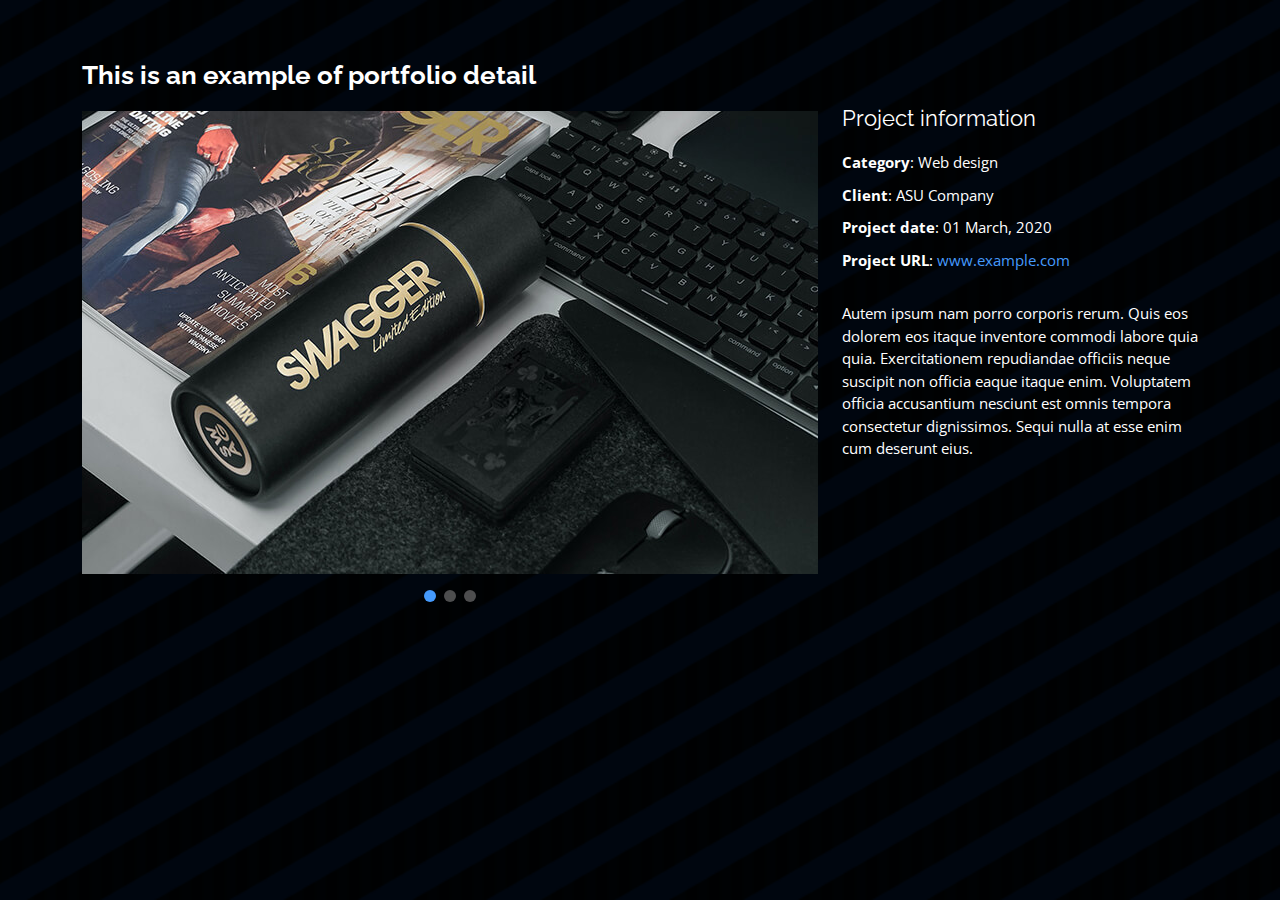
<file: portfolio-details.html>
<!DOCTYPE html>
<html lang="en">

<head>
    <meta charset="utf-8">
    <meta content="width=device-width, initial-scale=1.0" name="viewport">

    <title>Portfolio Details - Personal Bootstrap Template</title>
    <meta content="" name="description">
    <meta content="" name="keywords">

    <!-- Favicons -->
    <link href="assets/img/favicon.png" rel="icon">
    <link href="assets/img/apple-touch-icon.png" rel="apple-touch-icon">

    <!-- Google Fonts -->
    <link href="https://fonts.googleapis.com/css?family=Open+Sans:300,300i,400,400i,600,600i,700,700i|Raleway:300,300i,400,400i,500,500i,600,600i,700,700i|Poppins:300,300i,400,400i,500,500i,600,600i,700,700i" rel="stylesheet">

    <!-- Vendor CSS Files -->
    <link href="assets/vendor/bootstrap/css/bootstrap.min.css" rel="stylesheet">
    <link href="assets/vendor/bootstrap-icons/bootstrap-icons.css" rel="stylesheet">
    <link href="assets/vendor/boxicons/css/boxicons.min.css" rel="stylesheet">
    <link href="assets/vendor/glightbox/css/glightbox.min.css" rel="stylesheet">
    <link href="assets/vendor/remixicon/remixicon.css" rel="stylesheet">
    <link href="assets/vendor/swiper/swiper-bundle.min.css" rel="stylesheet">

    <!-- Template Main CSS File -->
    <link href="assets/css/style.css" rel="stylesheet">

    <!-- =======================================================
  * Template Name: Personal - v4.3.0
  * Template URL: https://bootstrapmade.com/personal-free-resume-bootstrap-template/
  * Author: BootstrapMade.com
  * License: https://bootstrapmade.com/license/
  ======================================================== -->
</head>

<body>

    <main id="main">

        <!-- ======= Portfolio Details ======= -->
        <div id="portfolio-details" class="portfolio-details">
            <div class="container">

                <div class="row">

                    <div class="col-lg-8">
                        <h2 class="portfolio-title">This is an example of portfolio detail</h2>

                        <div class="portfolio-details-slider swiper-container">
                            <div class="swiper-wrapper align-items-center">

                                <div class="swiper-slide">
                                    <img src="assets/img/portfolio/portfolio-details-1.jpg" alt="">
                                </div>

                                <div class="swiper-slide">
                                    <img src="assets/img/portfolio/portfolio-details-2.jpg" alt="">
                                </div>

                                <div class="swiper-slide">
                                    <img src="assets/img/portfolio/portfolio-details-3.jpg" alt="">
                                </div>

                            </div>
                            <div class="swiper-pagination"></div>
                        </div>

                    </div>

                    <div class="col-lg-4 portfolio-info">
                        <h3>Project information</h3>
                        <ul>
                            <li><strong>Category</strong>: Web design</li>
                            <li><strong>Client</strong>: ASU Company</li>
                            <li><strong>Project date</strong>: 01 March, 2020</li>
                            <li><strong>Project URL</strong>: <a href="#">www.example.com</a></li>
                        </ul>

                        <p>
                            Autem ipsum nam porro corporis rerum. Quis eos dolorem eos itaque inventore commodi labore quia quia. Exercitationem repudiandae officiis neque suscipit non officia eaque itaque enim. Voluptatem officia accusantium nesciunt est omnis tempora consectetur
                            dignissimos. Sequi nulla at esse enim cum deserunt eius.
                        </p>
                    </div>

                </div>

            </div>
        </div>
        <!-- End Portfolio Details -->

    </main>
    <!-- End #main -->

    <div class="credits">
        <!-- All the links in the footer should remain intact. -->
        <!-- You can delete the links only if you purchased the pro version. -->
        <!-- Licensing information: https://bootstrapmade.com/license/ -->
        <!-- Purchase the pro version with working PHP/AJAX contact form: https://bootstrapmade.com/personal-free-resume-bootstrap-template/ -->
    </div>

    <!-- Vendor JS Files -->
    <script src="assets/vendor/bootstrap/js/bootstrap.bundle.min.js"></script>
    <script src="assets/vendor/glightbox/js/glightbox.min.js"></script>
    <script src="assets/vendor/isotope-layout/isotope.pkgd.min.js"></script>
    <script src="assets/vendor/php-email-form/validate.js"></script>
    <script src="assets/vendor/purecounter/purecounter.js"></script>
    <script src="assets/vendor/swiper/swiper-bundle.min.js"></script>
    <script src="assets/vendor/waypoints/noframework.waypoints.js"></script>

    <!-- Template Main JS File -->
    <script src="assets/js/main.js"></script>

</body>

</html>
</file>
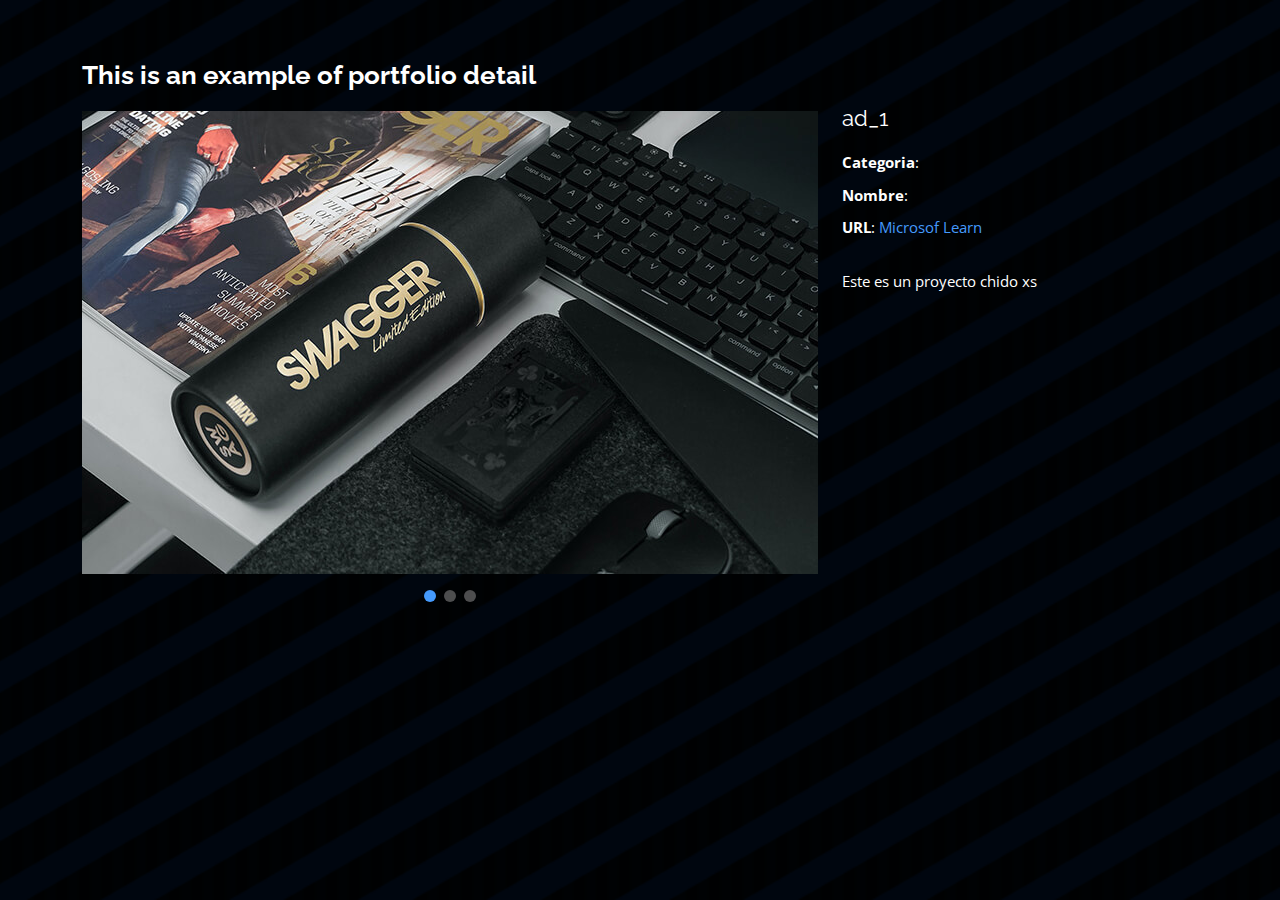
<file: portfolio-details_ad1.html>
<!DOCTYPE html>
<html lang="en">

<head>
    <meta charset="utf-8">
    <meta content="width=device-width, initial-scale=1.0" name="viewport">

    <title>Portfolio Details - Personal Bootstrap Template</title>
    <meta content="" name="description">
    <meta content="" name="keywords">

    <!-- Favicons -->
    <link href="assets/img/favicon.png" rel="icon">
    <link href="assets/img/apple-touch-icon.png" rel="apple-touch-icon">

    <!-- Google Fonts -->
    <link href="https://fonts.googleapis.com/css?family=Open+Sans:300,300i,400,400i,600,600i,700,700i|Raleway:300,300i,400,400i,500,500i,600,600i,700,700i|Poppins:300,300i,400,400i,500,500i,600,600i,700,700i" rel="stylesheet">

    <!-- Vendor CSS Files -->
    <link href="assets/vendor/bootstrap/css/bootstrap.min.css" rel="stylesheet">
    <link href="assets/vendor/bootstrap-icons/bootstrap-icons.css" rel="stylesheet">
    <link href="assets/vendor/boxicons/css/boxicons.min.css" rel="stylesheet">
    <link href="assets/vendor/glightbox/css/glightbox.min.css" rel="stylesheet">
    <link href="assets/vendor/remixicon/remixicon.css" rel="stylesheet">
    <link href="assets/vendor/swiper/swiper-bundle.min.css" rel="stylesheet">

    <!-- Template Main CSS File -->
    <link href="assets/css/style.css" rel="stylesheet">

    <!-- =======================================================
  * Template Name: Personal - v4.3.0
  * Template URL: https://bootstrapmade.com/personal-free-resume-bootstrap-template/
  * Author: BootstrapMade.com
  * License: https://bootstrapmade.com/license/
  ======================================================== -->
</head>

<body>

    <main id="main">

        <!-- ======= Portfolio Details ======= -->
        <div id="portfolio-details" class="portfolio-details">
            <div class="container">

                <div class="row">

                    <div class="col-lg-8">
                        <h2 class="portfolio-title">This is an example of portfolio detail</h2>

                        <div class="portfolio-details-slider swiper-container">
                            <div class="swiper-wrapper align-items-center">

                                <div class="swiper-slide">
                                    <img src="assets/img/portfolio/portfolio-details-1.jpg" alt="">
                                </div>

                                <div class="swiper-slide">
                                    <img src="assets/img/portfolio/portfolio-details-2.jpg" alt="">
                                </div>

                                <div class="swiper-slide">
                                    <img src="assets/img/portfolio/portfolio-details-3.jpg" alt="">
                                </div>

                            </div>
                            <div class="swiper-pagination"></div>
                        </div>

                    </div>

                    <div class="col-lg-4 portfolio-info">
                        <h3>ad_1</h3>
                        <ul>
                            <li><strong>Categoria</strong>: </li>
                            <li><strong>Nombre</strong>: </li>
                            <li><strong>URL</strong>: <a href="#">Microsof Learn</a></li>
                        </ul>

                        <p>
                            Este es un proyecto chido xs
                        </p>
                    </div>

                </div>

            </div>
        </div>
        <!-- End Portfolio Details -->

    </main>
    <!-- End #main -->

    <div class="credits">
        <!-- All the links in the footer should remain intact. -->
        <!-- You can delete the links only if you purchased the pro version. -->
        <!-- Licensing information: https://bootstrapmade.com/license/ -->
        <!-- Purchase the pro version with working PHP/AJAX contact form: https://bootstrapmade.com/personal-free-resume-bootstrap-template/ -->
    </div>

    <!-- Vendor JS Files -->
    <script src="assets/vendor/bootstrap/js/bootstrap.bundle.min.js"></script>
    <script src="assets/vendor/glightbox/js/glightbox.min.js"></script>
    <script src="assets/vendor/isotope-layout/isotope.pkgd.min.js"></script>
    <script src="assets/vendor/php-email-form/validate.js"></script>
    <script src="assets/vendor/purecounter/purecounter.js"></script>
    <script src="assets/vendor/swiper/swiper-bundle.min.js"></script>
    <script src="assets/vendor/waypoints/noframework.waypoints.js"></script>

    <!-- Template Main JS File -->
    <script src="assets/js/main.js"></script>

</body>

</html>
</file>
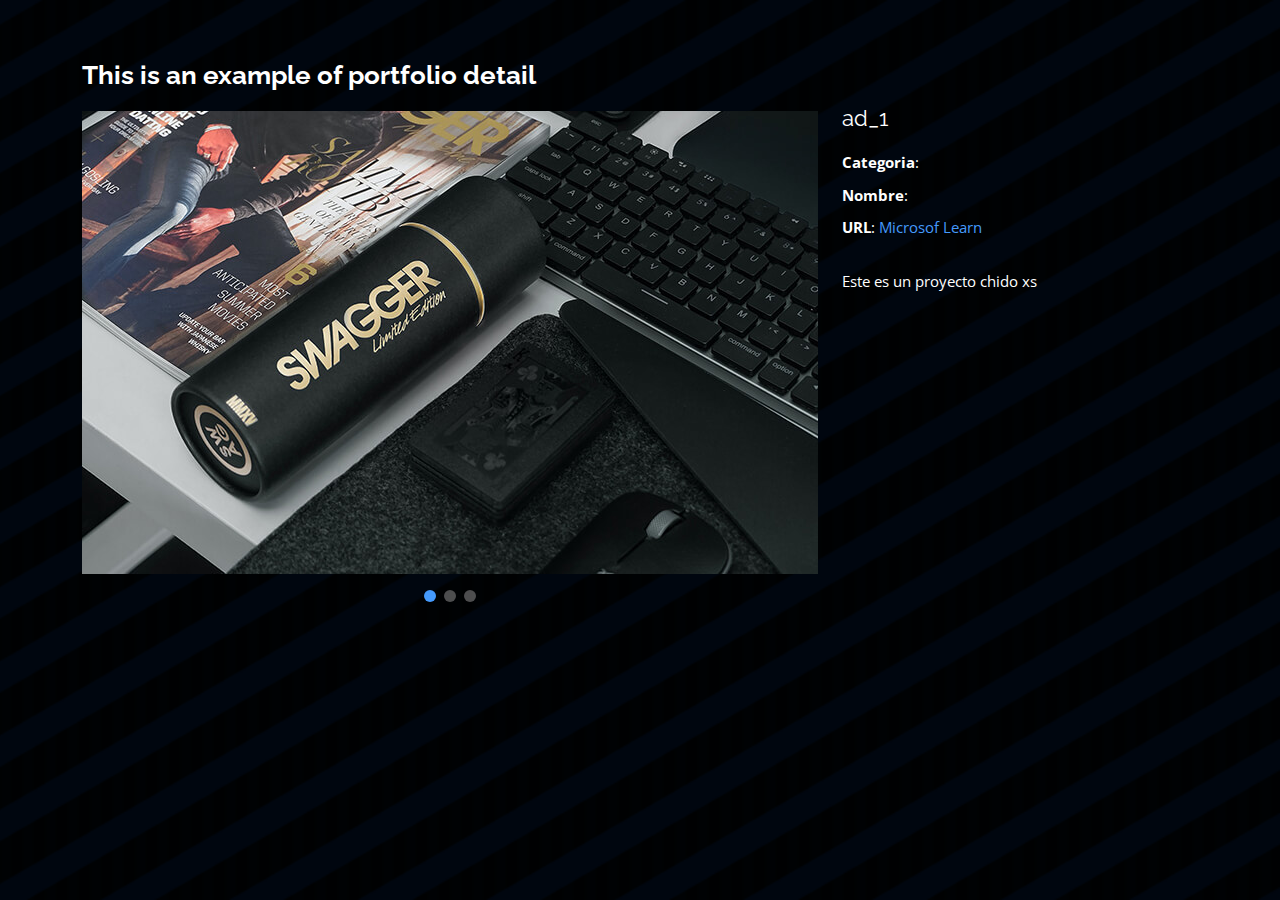
<file: portfolio-details/portfolio-details_ad1.html>
<!DOCTYPE html>
<html lang="en">

<head>
    <meta charset="utf-8">
    <meta content="width=device-width, initial-scale=1.0" name="viewport">

    <title>Portfolio Details - Personal Bootstrap Template</title>
    <meta content="" name="description">
    <meta content="" name="keywords">

    <!-- Favicons -->
    <link href="../assets/img/favicon.png" rel="icon">
    <link href="../assets/img/apple-touch-icon.png" rel="apple-touch-icon">

    <!-- Google Fonts -->
    <link href="https://fonts.googleapis.com/css?family=Open+Sans:300,300i,400,400i,600,600i,700,700i|Raleway:300,300i,400,400i,500,500i,600,600i,700,700i|Poppins:300,300i,400,400i,500,500i,600,600i,700,700i" rel="stylesheet">

    <!-- Vendor CSS Files -->
    <link href="../assets/vendor/bootstrap/css/bootstrap.min.css" rel="stylesheet">
    <link href="../assets/vendor/bootstrap-icons/bootstrap-icons.css" rel="stylesheet">
    <link href="../assets/vendor/boxicons/css/boxicons.min.css" rel="stylesheet">
    <link href="../assets/vendor/glightbox/css/glightbox.min.css" rel="stylesheet">
    <link href="../assets/vendor/remixicon/remixicon.css" rel="stylesheet">
    <link href="../assets/vendor/swiper/swiper-bundle.min.css" rel="stylesheet">

    <!-- Template Main CSS File -->
    <link href="../assets/css/style.css" rel="stylesheet">

    <!-- =======================================================
  * Template Name: Personal - v4.3.0
  * Template URL: https://bootstrapmade.com/personal-free-resume-bootstrap-template/
  * Author: BootstrapMade.com
  * License: https://bootstrapmade.com/license/
  ======================================================== -->
</head>

<body>

    <main id="main">

        <!-- ======= Portfolio Details ======= -->
        <div id="portfolio-details" class="portfolio-details">
            <div class="container">

                <div class="row">

                    <div class="col-lg-8">
                        <h2 class="portfolio-title">This is an example of portfolio detail</h2>

                        <div class="portfolio-details-slider swiper-container">
                            <div class="swiper-wrapper align-items-center">

                                <div class="swiper-slide">
                                    <img src="../assets/img/portfolio/portfolio-details-1.jpg" alt="">
                                </div>

                                <div class="swiper-slide">
                                    <img src="../assets/img/portfolio/portfolio-details-2.jpg" alt="">
                                </div>

                                <div class="swiper-slide">
                                    <img src="../assets/img/portfolio/portfolio-details-3.jpg" alt="">
                                </div>

                            </div>
                            <div class="swiper-pagination"></div>
                        </div>

                    </div>

                    <div class="col-lg-4 portfolio-info">
                        <h3>ad_1</h3>
                        <ul>
                            <li><strong>Categoria</strong>: </li>
                            <li><strong>Nombre</strong>: </li>
                            <li><strong>URL</strong>: <a href="#">Microsof Learn</a></li>
                        </ul>

                        <p>
                            Este es un proyecto chido xs
                        </p>
                    </div>

                </div>

            </div>
        </div>
        <!-- End Portfolio Details -->

    </main>
    <!-- End #main -->

    <div class="credits">
        <!-- All the links in the footer should remain intact. -->
        <!-- You can delete the links only if you purchased the pro version. -->
        <!-- Licensing information: https://bootstrapmade.com/license/ -->
        <!-- Purchase the pro version with working PHP/AJAX contact form: https://bootstrapmade.com/personal-free-resume-bootstrap-template/ -->
    </div>

    <!-- Vendor JS Files -->
    <script src="../assets/vendor/bootstrap/js/bootstrap.bundle.min.js"></script>
    <script src="../assets/vendor/glightbox/js/glightbox.min.js"></script>
    <script src="../assets/vendor/isotope-layout/isotope.pkgd.min.js"></script>
    <script src="../assets/vendor/php-email-form/validate.js"></script>
    <script src="../assets/vendor/purecounter/purecounter.js"></script>
    <script src="../assets/vendor/swiper/swiper-bundle.min.js"></script>
    <script src="../assets/vendor/waypoints/noframework.waypoints.js"></script>

    <!-- Template Main JS File -->
    <script src="../assets/js/main.js"></script>

</body>

</html>
</file>
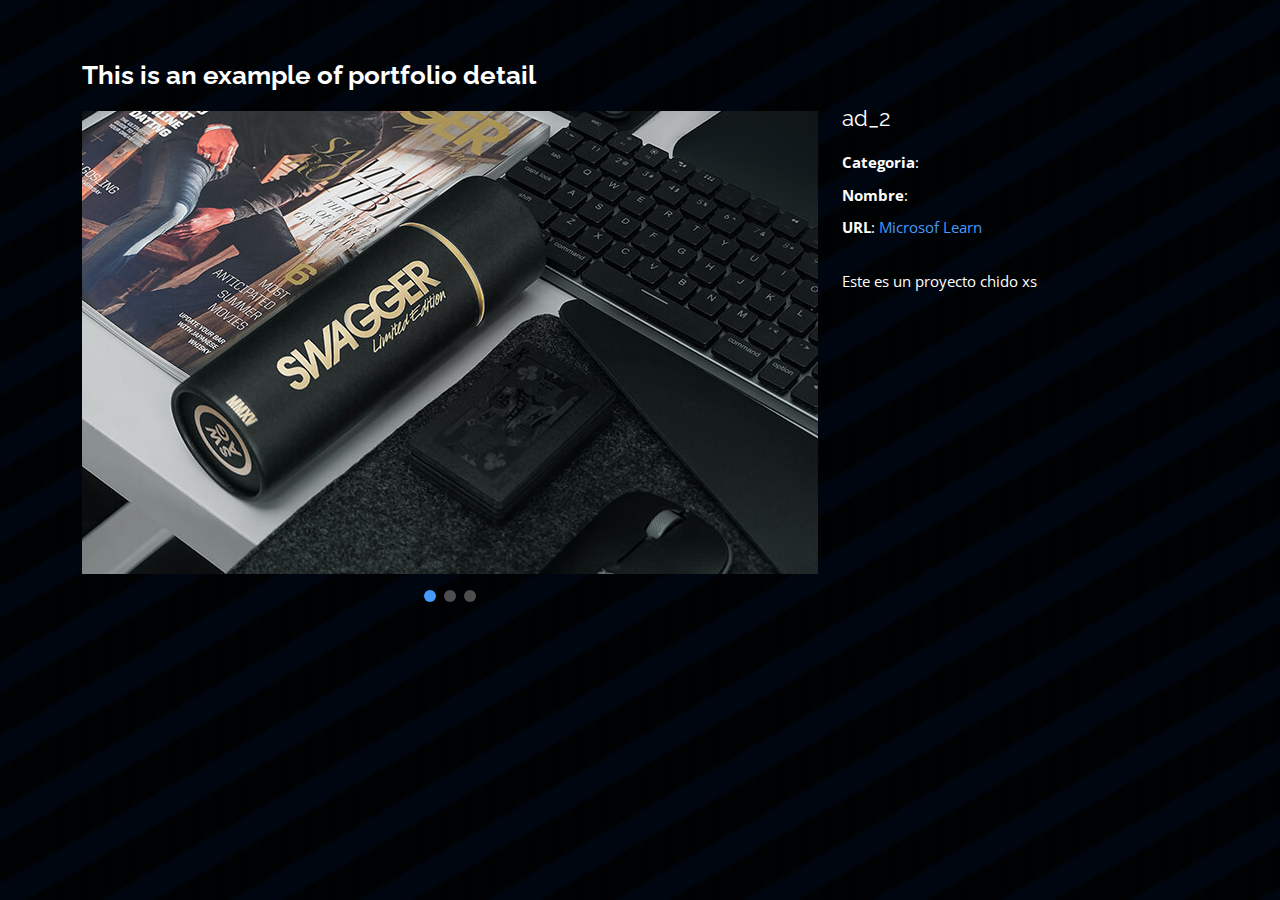
<file: portfolio-details/portfolio-details_ad2.html>
<!DOCTYPE html>
<html lang="en">

<head>
    <meta charset="utf-8">
    <meta content="width=device-width, initial-scale=1.0" name="viewport">

    <title>Portfolio Details - Personal Bootstrap Template</title>
    <meta content="" name="description">
    <meta content="" name="keywords">

    <!-- Favicons -->
    <link href="../assets/img/favicon.png" rel="icon">
    <link href="../assets/img/apple-touch-icon.png" rel="apple-touch-icon">

    <!-- Google Fonts -->
    <link href="https://fonts.googleapis.com/css?family=Open+Sans:300,300i,400,400i,600,600i,700,700i|Raleway:300,300i,400,400i,500,500i,600,600i,700,700i|Poppins:300,300i,400,400i,500,500i,600,600i,700,700i" rel="stylesheet">

    <!-- Vendor CSS Files -->
    <link href="../assets/vendor/bootstrap/css/bootstrap.min.css" rel="stylesheet">
    <link href="../assets/vendor/bootstrap-icons/bootstrap-icons.css" rel="stylesheet">
    <link href="../assets/vendor/boxicons/css/boxicons.min.css" rel="stylesheet">
    <link href="../assets/vendor/glightbox/css/glightbox.min.css" rel="stylesheet">
    <link href="../assets/vendor/remixicon/remixicon.css" rel="stylesheet">
    <link href="../assets/vendor/swiper/swiper-bundle.min.css" rel="stylesheet">

    <!-- Template Main CSS File -->
    <link href="../assets/css/style.css" rel="stylesheet">

    <!-- =======================================================
  * Template Name: Personal - v4.3.0
  * Template URL: https://bootstrapmade.com/personal-free-resume-bootstrap-template/
  * Author: BootstrapMade.com
  * License: https://bootstrapmade.com/license/
  ======================================================== -->
</head>

<body>

    <main id="main">

        <!-- ======= Portfolio Details ======= -->
        <div id="portfolio-details" class="portfolio-details">
            <div class="container">

                <div class="row">

                    <div class="col-lg-8">
                        <h2 class="portfolio-title">This is an example of portfolio detail</h2>

                        <div class="portfolio-details-slider swiper-container">
                            <div class="swiper-wrapper align-items-center">

                                <div class="swiper-slide">
                                    <img src="../assets/img/portfolio/portfolio-details-1.jpg" alt="">
                                </div>

                                <div class="swiper-slide">
                                    <img src="../assets/img/portfolio/portfolio-details-2.jpg" alt="">
                                </div>

                                <div class="swiper-slide">
                                    <img src="../assets/img/portfolio/portfolio-details-3.jpg" alt="">
                                </div>

                            </div>
                            <div class="swiper-pagination"></div>
                        </div>

                    </div>

                    <div class="col-lg-4 portfolio-info">
                        <h3>ad_2</h3>
                        <ul>
                            <li><strong>Categoria</strong>: </li>
                            <li><strong>Nombre</strong>: </li>
                            <li><strong>URL</strong>: <a href="#">Microsof Learn</a></li>
                        </ul>

                        <p>
                            Este es un proyecto chido xs
                        </p>
                    </div>

                </div>

            </div>
        </div>
        <!-- End Portfolio Details -->

    </main>
    <!-- End #main -->

    <div class="credits">
        <!-- All the links in the footer should remain intact. -->
        <!-- You can delete the links only if you purchased the pro version. -->
        <!-- Licensing information: https://bootstrapmade.com/license/ -->
        <!-- Purchase the pro version with working PHP/AJAX contact form: https://bootstrapmade.com/personal-free-resume-bootstrap-template/ -->
    </div>

    <!-- Vendor JS Files -->
    <script src="../assets/vendor/bootstrap/js/bootstrap.bundle.min.js"></script>
    <script src="../assets/vendor/glightbox/js/glightbox.min.js"></script>
    <script src="../assets/vendor/isotope-layout/isotope.pkgd.min.js"></script>
    <script src="../assets/vendor/php-email-form/validate.js"></script>
    <script src="../assets/vendor/purecounter/purecounter.js"></script>
    <script src="../assets/vendor/swiper/swiper-bundle.min.js"></script>
    <script src="../assets/vendor/waypoints/noframework.waypoints.js"></script>

    <!-- Template Main JS File -->
    <script src="../assets/js/main.js"></script>

</body>

</html>
</file>
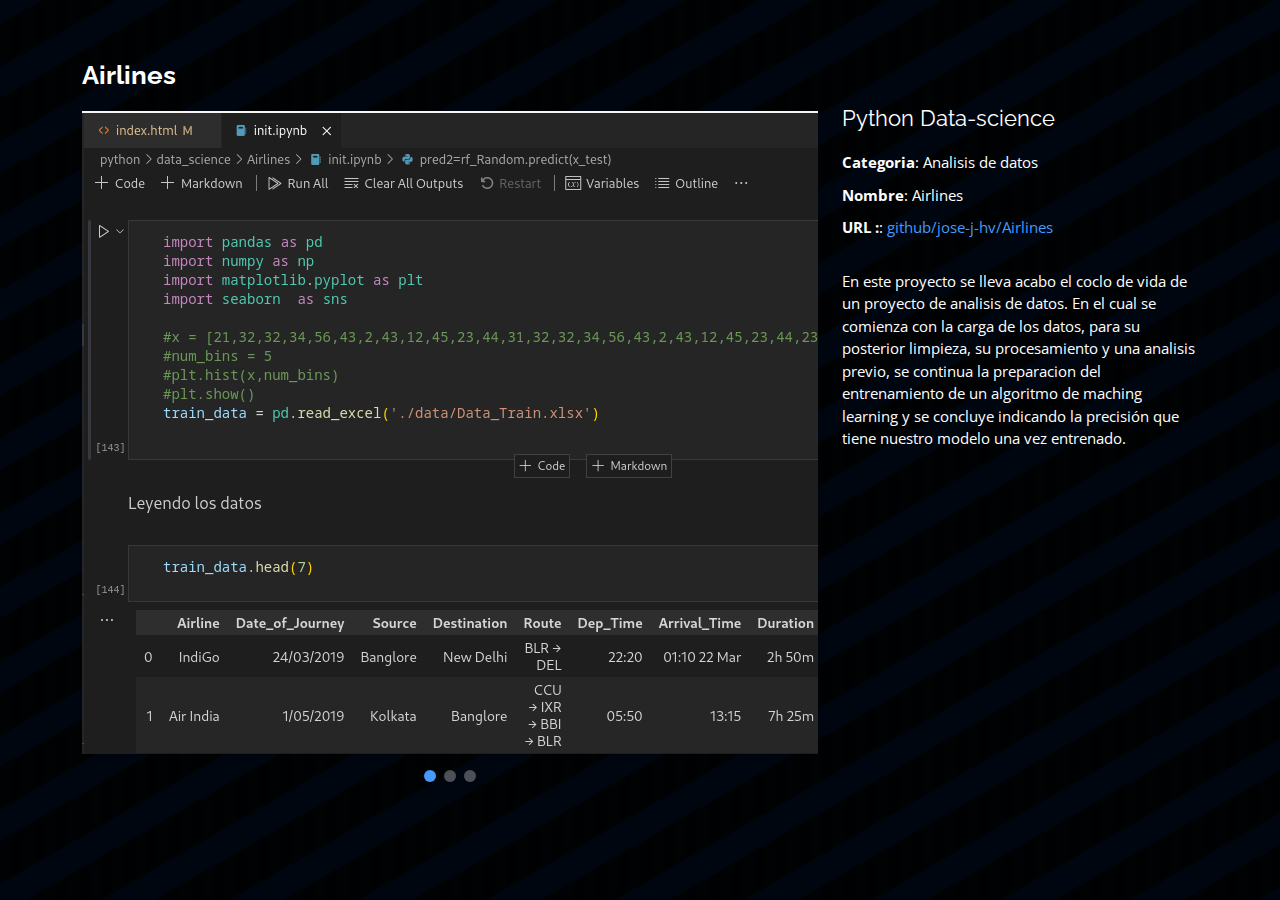
<file: portfolio-details/portfolio-details_ds1.html>
<!DOCTYPE html>
<html lang="en">

<head>
    <meta charset="utf-8">
    <meta content="width=device-width, initial-scale=1.0" name="viewport">

    <title>Portfolio Details - Personal Bootstrap Template</title>
    <meta content="" name="description">
    <meta content="" name="keywords">

    <!-- Favicons -->
    <link href="../assets/img/favicon.png" rel="icon">
    <link href="../assets/img/apple-touch-icon.png" rel="apple-touch-icon">

    <!-- Google Fonts -->
    <link href="https://fonts.googleapis.com/css?family=Open+Sans:300,300i,400,400i,600,600i,700,700i|Raleway:300,300i,400,400i,500,500i,600,600i,700,700i|Poppins:300,300i,400,400i,500,500i,600,600i,700,700i" rel="stylesheet">

    <!-- Vendor CSS Files -->
    <link href="../assets/vendor/bootstrap/css/bootstrap.min.css" rel="stylesheet">
    <link href="../assets/vendor/bootstrap-icons/bootstrap-icons.css" rel="stylesheet">
    <link href="../assets/vendor/boxicons/css/boxicons.min.css" rel="stylesheet">
    <link href="../assets/vendor/glightbox/css/glightbox.min.css" rel="stylesheet">
    <link href="../assets/vendor/remixicon/remixicon.css" rel="stylesheet">
    <link href="../assets/vendor/swiper/swiper-bundle.min.css" rel="stylesheet">

    <!-- Template Main CSS File -->
    <link href="../assets/css/style.css" rel="stylesheet">

    <!-- =======================================================
  * Template Name: Personal - v4.3.0
  * Template URL: https://bootstrapmade.com/personal-free-resume-bootstrap-template/
  * Author: BootstrapMade.com
  * License: https://bootstrapmade.com/license/
  ======================================================== -->
</head>

<body>

    <main id="main">

        <!-- ======= Portfolio Details ======= -->
        <div id="portfolio-details" class="portfolio-details">
            <div class="container">

                <div class="row">

                    <div class="col-lg-8">
                        <h2 class="portfolio-title">Airlines</h2>

                        <div class="portfolio-details-slider swiper-container">
                            <div class="swiper-wrapper align-items-center">

                                <div class="swiper-slide">
                                    <img src="../assets/img/portfolio/ds/ds-1.png" alt="">
                                </div>

                                <div class="swiper-slide">
                                    <img src="../assets/img/portfolio/ds/ds-2.png" alt="">
                                </div>

                                <div class="swiper-slide">
                                    <img src="../assets/img/portfolio/ds/ds-3.png" alt="">
                                </div>

                            </div>
                            <div class="swiper-pagination"></div>
                        </div>

                    </div>

                    <div class="col-lg-4 portfolio-info">
                        <h3>Python Data-science</h3>
                        <ul>
                            <li><strong>Categoria</strong>: Analisis de datos</li>
                            <li><strong>Nombre</strong>: Airlines</li>
                            <li><strong>URL :</strong>: <a target="_blank" href="https://github.com/jose-j-hv/Airlines_ds.git">github/jose-j-hv/Airlines</a></li>
                        </ul>

                        <p>
                            En este proyecto se lleva acabo el coclo de vida de un proyecto de analisis de datos. En el cual se comienza con la carga de los datos, para su posterior limpieza, su procesamiento y una analisis previo, se continua la preparacion del entrenamiento de un algoritmo de maching learning y se concluye indicando la precisión que tiene nuestro modelo una vez entrenado.
                        </p>
                    </div>

                </div>

            </div>
        </div>
        <!-- End Portfolio Details -->

    </main>
    <!-- End #main -->

    <div class="credits">
        <!-- All the links in the footer should remain intact. -->
        <!-- You can delete the links only if you purchased the pro version. -->
        <!-- Licensing information: https://bootstrapmade.com/license/ -->
        <!-- Purchase the pro version with working PHP/AJAX contact form: https://bootstrapmade.com/personal-free-resume-bootstrap-template/ -->
    </div>

    <!-- Vendor JS Files -->
    <script src="../assets/vendor/bootstrap/js/bootstrap.bundle.min.js"></script>
    <script src="../assets/vendor/glightbox/js/glightbox.min.js"></script>
    <script src="../assets/vendor/isotope-layout/isotope.pkgd.min.js"></script>
    <script src="../assets/vendor/php-email-form/validate.js"></script>
    <script src="../assets/vendor/purecounter/purecounter.js"></script>
    <script src="../assets/vendor/swiper/swiper-bundle.min.js"></script>
    <script src="../assets/vendor/waypoints/noframework.waypoints.js"></script>

    <!-- Template Main JS File -->
    <script src="../assets/js/main.js"></script>

</body>

</html>
</file>
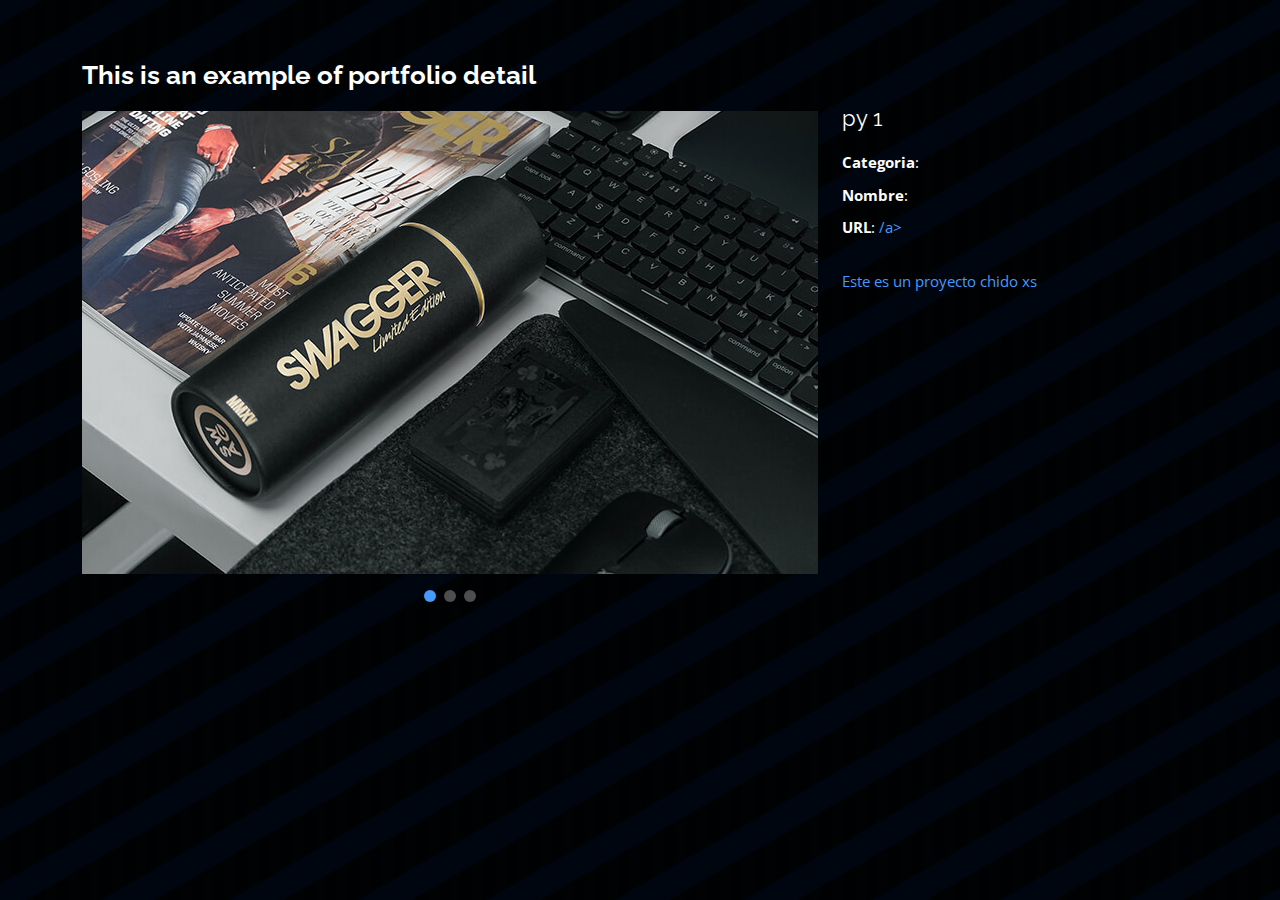
<file: portfolio-details/portfolio-details_py1.html>
<!DOCTYPE html>
<html lang="en">

<head>
    <meta charset="utf-8">
    <meta content="width=device-width, initial-scale=1.0" name="viewport">

    <title>Portfolio Details - Personal Bootstrap Template</title>
    <meta content="" name="description">
    <meta content="" name="keywords">

    <!-- Favicons -->
    <link href="../assets/img/favicon.png" rel="icon">
    <link href="../assets/img/apple-touch-icon.png" rel="apple-touch-icon">

    <!-- Google Fonts -->
    <link href="https://fonts.googleapis.com/css?family=Open+Sans:300,300i,400,400i,600,600i,700,700i|Raleway:300,300i,400,400i,500,500i,600,600i,700,700i|Poppins:300,300i,400,400i,500,500i,600,600i,700,700i" rel="stylesheet">

    <!-- Vendor CSS Files -->
    <link href="../assets/vendor/bootstrap/css/bootstrap.min.css" rel="stylesheet">
    <link href="../assets/vendor/bootstrap-icons/bootstrap-icons.css" rel="stylesheet">
    <link href="../assets/vendor/boxicons/css/boxicons.min.css" rel="stylesheet">
    <link href="../assets/vendor/glightbox/css/glightbox.min.css" rel="stylesheet">
    <link href="../assets/vendor/remixicon/remixicon.css" rel="stylesheet">
    <link href="../assets/vendor/swiper/swiper-bundle.min.css" rel="stylesheet">

    <!-- Template Main CSS File -->
    <link href="../assets/css/style.css" rel="stylesheet">

    <!-- =======================================================
  * Template Name: Personal - v4.3.0
  * Template URL: https://bootstrapmade.com/personal-free-resume-bootstrap-template/
  * Author: BootstrapMade.com
  * License: https://bootstrapmade.com/license/
  ======================================================== -->
</head>

<body>

    <main id="main">

        <!-- ======= Portfolio Details ======= -->
        <div id="portfolio-details" class="portfolio-details">
            <div class="container">

                <div class="row">

                    <div class="col-lg-8">
                        <h2 class="portfolio-title">This is an example of portfolio detail</h2>

                        <div class="portfolio-details-slider swiper-container">
                            <div class="swiper-wrapper align-items-center">

                                <div class="swiper-slide">
                                    <img src="../assets/img/portfolio/portfolio-details-1.jpg" alt="">
                                </div>

                                <div class="swiper-slide">
                                    <img src="../assets/img/portfolio/portfolio-details-2.jpg" alt="">
                                </div>

                                <div class="swiper-slide">
                                    <img src="../assets/img/portfolio/portfolio-details-3.jpg" alt="">
                                </div>

                            </div>
                            <div class="swiper-pagination"></div>
                        </div>

                    </div>

                    <div class="col-lg-4 portfolio-info">
                        <h3>py 1</h3>
                        <ul>
                            <li><strong>Categoria</strong>: </li>
                            <li><strong>Nombre</strong>: </li>
                            <li><strong>URL</strong>: <a href="#">/a></li>
                        </ul>

                        <p>
                            Este es un proyecto chido xs
                        </p>
                    </div>

                </div>

            </div>
        </div>
        <!-- End Portfolio Details -->

    </main>
    <!-- End #main -->

    <div class="credits">
        <!-- All the links in the footer should remain intact. -->
        <!-- You can delete the links only if you purchased the pro version. -->
        <!-- Licensing information: https://bootstrapmade.com/license/ -->
        <!-- Purchase the pro version with working PHP/AJAX contact form: https://bootstrapmade.com/personal-free-resume-bootstrap-template/ -->
    </div>

    <!-- Vendor JS Files -->
    <script src="../assets/vendor/bootstrap/js/bootstrap.bundle.min.js"></script>
    <script src="../assets/vendor/glightbox/js/glightbox.min.js"></script>
    <script src="../assets/vendor/isotope-layout/isotope.pkgd.min.js"></script>
    <script src="../assets/vendor/php-email-form/validate.js"></script>
    <script src="../assets/vendor/purecounter/purecounter.js"></script>
    <script src="../assets/vendor/swiper/swiper-bundle.min.js"></script>
    <script src="../assets/vendor/waypoints/noframework.waypoints.js"></script>

    <!-- Template Main JS File -->
    <script src="../assets/js/main.js"></script>

</body>

</html>
</file>
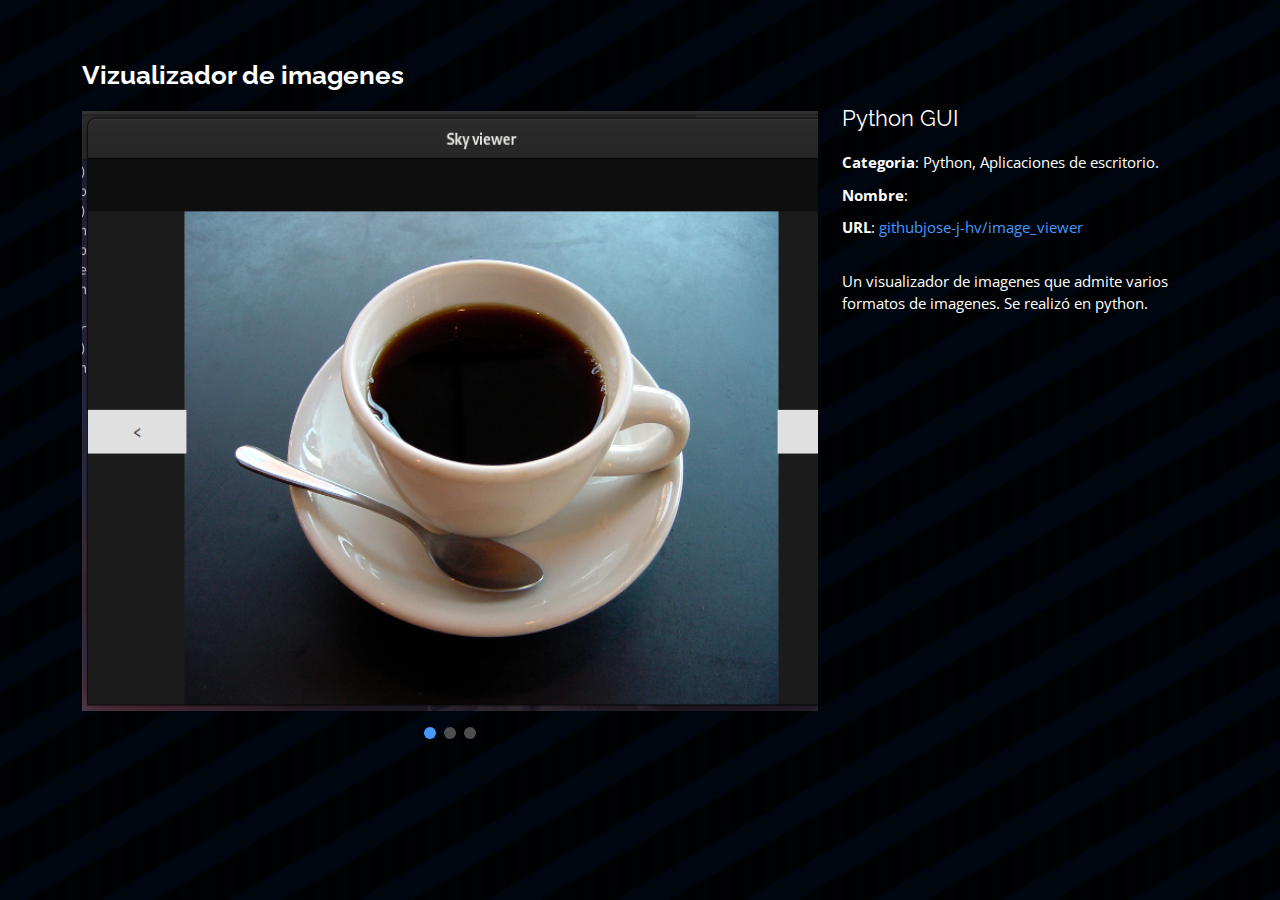
<file: portfolio-details/portfolio-details_py2.html>
<!DOCTYPE html>
<html lang="en">

<head>
    <meta charset="utf-8">
    <meta content="width=device-width, initial-scale=1.0" name="viewport">

    <title>Portfolio Details - Personal Bootstrap Template</title>
    <meta content="" name="description">
    <meta content="" name="keywords">

    <!-- Favicons -->
    <link href="../assets/img/favicon.png" rel="icon">
    <link href="../assets/img/apple-touch-icon.png" rel="apple-touch-icon">

    <!-- Google Fonts -->
    <link href="https://fonts.googleapis.com/css?family=Open+Sans:300,300i,400,400i,600,600i,700,700i|Raleway:300,300i,400,400i,500,500i,600,600i,700,700i|Poppins:300,300i,400,400i,500,500i,600,600i,700,700i" rel="stylesheet">

    <!-- Vendor CSS Files -->
    <link href="../assets/vendor/bootstrap/css/bootstrap.min.css" rel="stylesheet">
    <link href="../assets/vendor/bootstrap-icons/bootstrap-icons.css" rel="stylesheet">
    <link href="../assets/vendor/boxicons/css/boxicons.min.css" rel="stylesheet">
    <link href="../assets/vendor/glightbox/css/glightbox.min.css" rel="stylesheet">
    <link href="../assets/vendor/remixicon/remixicon.css" rel="stylesheet">
    <link href="../assets/vendor/swiper/swiper-bundle.min.css" rel="stylesheet">

    <!-- Template Main CSS File -->
    <link href="../assets/css/style.css" rel="stylesheet">

    <!-- =======================================================
  * Template Name: Personal - v4.3.0
  * Template URL: https://bootstrapmade.com/personal-free-resume-bootstrap-template/
  * Author: BootstrapMade.com
  * License: https://bootstrapmade.com/license/
  ======================================================== -->
</head>

<body>

    <main id="main">

        <!-- ======= Portfolio Details ======= -->
        <div id="portfolio-details" class="portfolio-details">
            <div class="container">

                <div class="row">

                    <div class="col-lg-8">
                        <h2 class="portfolio-title">Vizualizador de imagenes</h2>

                        <div class="portfolio-details-slider swiper-container">
                            <div class="swiper-wrapper align-items-center">

                                <div class="swiper-slide">
                                    <img src="../assets/img/portfolio/py/view-1.png" alt="">
                                </div>

                                <div class="swiper-slide">
                                    <img src="../assets/img/portfolio/py/view-2.png" alt="">
                                </div>

                                <div class="swiper-slide">
                                    <img src="../assets/img/portfolio/py/view-3.png" alt="">
                                </div>

                            </div>
                            <div class="swiper-pagination"></div>
                        </div>

                    </div>

                    <div class="col-lg-4 portfolio-info">
                        <h3>Python GUI</h3>
                        <ul>
                            <li><strong>Categoria</strong>: Python, Aplicaciones de escritorio.</li>
                            <li><strong>Nombre</strong>: </li>
                            <li><strong>URL</strong>: <a target="_blank" href="https://github.com/jose-j-hv/image_viewer.git">githubjose-j-hv/image_viewer</a></li>
                        </ul>

                        <p>
                            Un visualizador de imagenes que admite varios formatos de imagenes. Se realizó en python.
                        </p>
                    </div>

                </div>

            </div>
        </div>
        <!-- End Portfolio Details -->

    </main>
    <!-- End #main -->

    <div class="credits">
        <!-- All the links in the footer should remain intact. -->
        <!-- You can delete the links only if you purchased the pro version. -->
        <!-- Licensing information: https://bootstrapmade.com/license/ -->
        <!-- Purchase the pro version with working PHP/AJAX contact form: https://bootstrapmade.com/personal-free-resume-bootstrap-template/ -->
    </div>

    <!-- Vendor JS Files -->
    <script src="../assets/vendor/bootstrap/js/bootstrap.bundle.min.js"></script>
    <script src="../assets/vendor/glightbox/js/glightbox.min.js"></script>
    <script src="../assets/vendor/isotope-layout/isotope.pkgd.min.js"></script>
    <script src="../assets/vendor/php-email-form/validate.js"></script>
    <script src="../assets/vendor/purecounter/purecounter.js"></script>
    <script src="../assets/vendor/swiper/swiper-bundle.min.js"></script>
    <script src="../assets/vendor/waypoints/noframework.waypoints.js"></script>

    <!-- Template Main JS File -->
    <script src="../assets/js/main.js"></script>

</body>

</html>
</file>
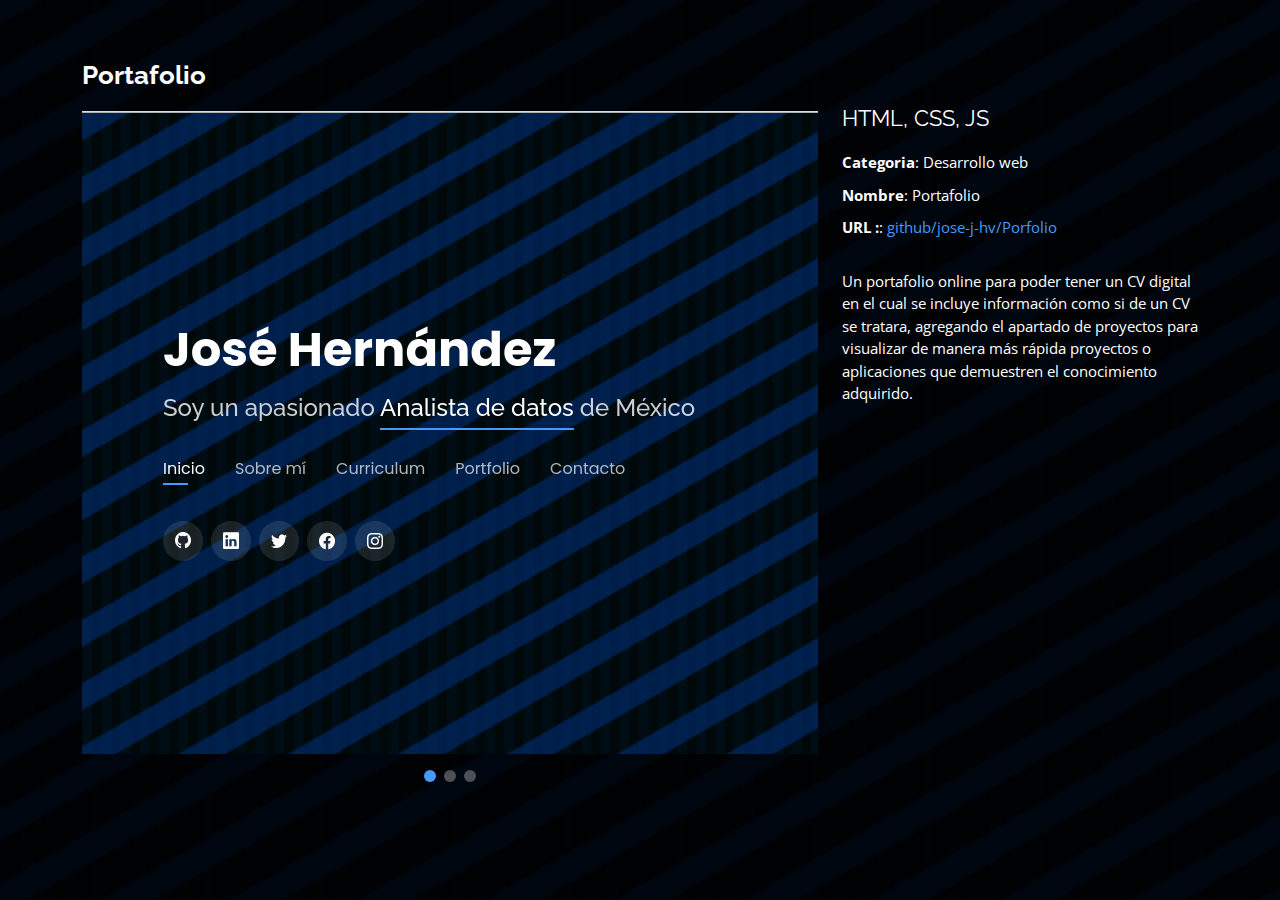
<file: portfolio-details/portfolio-details_wb1.html>
<!DOCTYPE html>
<html lang="en">

<head>
    <meta charset="utf-8">
    <meta content="width=device-width, initial-scale=1.0" name="viewport">

    <title>Portfolio Details - Personal Bootstrap Template</title>
    <meta content="" name="description">
    <meta content="" name="keywords">

    <!-- Favicons -->
    <link href="../assets/img/favicon.png" rel="icon">
    <link href="../assets/img/apple-touch-icon.png" rel="apple-touch-icon">

    <!-- Google Fonts -->
    <link href="https://fonts.googleapis.com/css?family=Open+Sans:300,300i,400,400i,600,600i,700,700i|Raleway:300,300i,400,400i,500,500i,600,600i,700,700i|Poppins:300,300i,400,400i,500,500i,600,600i,700,700i" rel="stylesheet">

    <!-- Vendor CSS Files -->
    <link href="../assets/vendor/bootstrap/css/bootstrap.min.css" rel="stylesheet">
    <link href="../assets/vendor/bootstrap-icons/bootstrap-icons.css" rel="stylesheet">
    <link href="../assets/vendor/boxicons/css/boxicons.min.css" rel="stylesheet">
    <link href="../assets/vendor/glightbox/css/glightbox.min.css" rel="stylesheet">
    <link href="../assets/vendor/remixicon/remixicon.css" rel="stylesheet">
    <link href="../assets/vendor/swiper/swiper-bundle.min.css" rel="stylesheet">

    <!-- Template Main CSS File -->
    <link href="../assets/css/style.css" rel="stylesheet">

    <!-- =======================================================
  * Template Name: Personal - v4.3.0
  * Template URL: https://bootstrapmade.com/personal-free-resume-bootstrap-template/
  * Author: BootstrapMade.com
  * License: https://bootstrapmade.com/license/
  ======================================================== -->
</head>

<body>

    <main id="main">

        <!-- ======= Portfolio Details ======= -->
        <div id="portfolio-details" class="portfolio-details">
            <div class="container">

                <div class="row">

                    <div class="col-lg-8">
                        <h2 class="portfolio-title">Portafolio</h2>

                        <div class="portfolio-details-slider swiper-container">
                            <div class="swiper-wrapper align-items-center">

                                <div class="swiper-slide">
                                    <img src="../assets/img/portfolio/wb/po-1.png" alt="">
                                </div>

                                <div class="swiper-slide">
                                    <img src="../assets/img/portfolio/wb/po-2.png" alt="">
                                </div>

                                <div class="swiper-slide">
                                    <img src="../assets/img/portfolio/wb/po-3.png" alt="">
                                </div>

                            </div>
                            <div class="swiper-pagination"></div>
                        </div>

                    </div>

                    <div class="col-lg-4 portfolio-info">
                        <h3>HTML, CSS, JS</h3>
                        <ul>
                            <li><strong>Categoria</strong>: Desarrollo web</li>
                            <li><strong>Nombre</strong>: Portafolio</li>
                            <li><strong>URL :</strong>: <a target="_blank" href="https://github.com/jose-j-hv/portafolio.git">github/jose-j-hv/Porfolio</a></li>
                        </ul>

                        <p>
                            Un portafolio online para poder tener un CV digital en el cual se incluye información como si de un CV se tratara, agregando el apartado de proyectos para visualizar de manera más rápida proyectos o aplicaciones que demuestren el conocimiento adquirido.
                        </p>
                    </div>

                </div>

            </div>
        </div>
        <!-- End Portfolio Details -->

    </main>
    <!-- End #main -->

    <div class="credits">
        <!-- All the links in the footer should remain intact. -->
        <!-- You can delete the links only if you purchased the pro version. -->
        <!-- Licensing information: https://bootstrapmade.com/license/ -->
        <!-- Purchase the pro version with working PHP/AJAX contact form: https://bootstrapmade.com/personal-free-resume-bootstrap-template/ -->
    </div>

    <!-- Vendor JS Files -->
    <script src="../assets/vendor/bootstrap/js/bootstrap.bundle.min.js"></script>
    <script src="../assets/vendor/glightbox/js/glightbox.min.js"></script>
    <script src="../assets/vendor/isotope-layout/isotope.pkgd.min.js"></script>
    <script src="../assets/vendor/php-email-form/validate.js"></script>
    <script src="../assets/vendor/purecounter/purecounter.js"></script>
    <script src="../assets/vendor/swiper/swiper-bundle.min.js"></script>
    <script src="../assets/vendor/waypoints/noframework.waypoints.js"></script>

    <!-- Template Main JS File -->
    <script src="../assets/js/main.js"></script>

</body>

</html>
</file>
<file: assets/css/style.css>
/**
* Template Name: Personal - v4.3.0
* Template URL: https://bootstrapmade.com/personal-free-resume-bootstrap-template/
* Author: BootstrapMade.com
* License: https://bootstrapmade.com/license/
*/


/*--------------------------------------------------------------
# General
--------------------------------------------------------------*/

body {
    font-family: "Open Sans", sans-serif;
    background-color: #040404;
    color: #fff;
    position: relative;
    background: transparent;
}

body::before {
    content: "";
    position: fixed;
    background: #040404 url("../img/bg.png") top right no-repeat;
    background-size: cover;
    left: 0;
    right: 0;
    top: 0;
    height: 100vh;
    z-index: -1;
}

@media (min-width: 1024px) {
    body::before {
        background-attachment: fixed;
    }
}

a {
    color: #459afc;
    text-decoration: none;
}

a:hover {
    color: #459afc;
    text-decoration: none;
}

h1,
h2,
h3,
h4,
h5,
h6 {
    font-family: "Raleway", sans-serif;
}


/*--------------------------------------------------------------
# Header
--------------------------------------------------------------*/

#header {
    transition: ease-in-out 0.3s;
    position: relative;
    height: 100vh;
    display: flex;
    align-items: center;
    z-index: 997;
    overflow-y: auto;
}

#header * {
    transition: ease-in-out 0.3s;
}

#header h1 {
    font-size: 48px;
    margin: 0;
    padding: 0;
    line-height: 1;
    font-weight: 700;
    font-family: "Poppins", sans-serif;
}

#header h1 a,
#header h1 a:hover {
    color: #fff;
    line-height: 1;
    display: inline-block;
}

#header h2 {
    font-size: 24px;
    margin-top: 20px;
    color: rgba(255, 255, 255, 0.8);
}

#header h2 span {
    color: #fff;
    border-bottom: 2px solid #459afc;
    padding-bottom: 6px;
}

#header img {
    padding: 0;
    margin: 0;
}

#header .social-links {
    margin-top: 40px;
    display: flex;
}

#header .social-links a {
    font-size: 16px;
    display: flex;
    justify-content: center;
    align-items: center;
    background: rgba(255, 255, 255, 0.1);
    color: #fff;
    line-height: 1;
    margin-right: 8px;
    border-radius: 50%;
    width: 40px;
    height: 40px;
}

#header .social-links a:hover {
    background: #459afc;
}

@media (max-width: 992px) {
    #header h1 {
        font-size: 36px;
    }
    #header h2 {
        font-size: 20px;
        line-height: 30px;
    }
    #header .social-links {
        margin-top: 15px;
    }
    #header .container {
        display: flex;
        flex-direction: column;
        align-items: center;
    }
}


/* Header Top */

#header.header-top {
    height: 80px;
    position: fixed;
    left: 0;
    top: 0;
    right: 0;
    background: rgba(0, 0, 0, 0.9);
}

#header.header-top .social-links,
#header.header-top h2 {
    display: none;
}

#header.header-top h1 {
    margin-right: auto;
    font-size: 36px;
}

#header.header-top .container {
    display: flex;
    align-items: center;
}

#header.header-top .navbar {
    margin: 0;
}

@media (max-width: 768px) {
    #header.header-top {
        height: 60px;
    }
    #header.header-top h1 {
        font-size: 26px;
    }
}


/*--------------------------------------------------------------
# Navigation Menu
--------------------------------------------------------------*/


/**
* Desktop Navigation 
*/

.navbar {
    padding: 0;
    margin-top: 35px;
}

.navbar ul {
    margin: 0;
    padding: 0;
    display: flex;
    list-style: none;
    align-items: center;
}

.navbar li {
    position: relative;
}

.navbar li+li {
    margin-left: 30px;
}

.navbar a,
.navbar a:focus {
    display: flex;
    align-items: center;
    justify-content: space-between;
    padding: 0;
    font-family: "Poppins", sans-serif;
    font-size: 16px;
    font-weight: 400;
    color: rgba(255, 255, 255, 0.7);
    white-space: nowrap;
    transition: 0.3s;
}

.navbar a i,
.navbar a:focus i {
    font-size: 12px;
    line-height: 0;
    margin-left: 5px;
}

.navbar a:before {
    content: "";
    position: absolute;
    width: 0;
    height: 2px;
    bottom: -4px;
    left: 0;
    background-color: #459afc;
    visibility: hidden;
    width: 0px;
    transition: all 0.3s ease-in-out 0s;
}

.navbar a:hover:before,
.navbar li:hover>a:before,
.navbar .active:before {
    visibility: visible;
    width: 25px;
}

.navbar a:hover,
.navbar .active,
.navbar .active:focus,
.navbar li:hover>a {
    color: #fff;
}


/**
* Mobile Navigation 
*/

.mobile-nav-toggle {
    color: #fff;
    font-size: 28px;
    cursor: pointer;
    display: none;
    line-height: 0;
    transition: 0.5s;
    position: fixed;
    right: 15px;
    top: 15px;
}

@media (max-width: 991px) {
    .mobile-nav-toggle {
        display: block;
    }
    .navbar ul {
        display: none;
    }
}

.navbar-mobile {
    position: fixed;
    overflow: hidden;
    top: 0;
    right: 0;
    left: 0;
    bottom: 0;
    background: rgba(0, 0, 0, 0.9);
    transition: 0.3s;
    z-index: 999;
    margin-top: 0;
}

.navbar-mobile .mobile-nav-toggle {
    position: absolute;
    top: 15px;
    right: 15px;
}

.navbar-mobile ul {
    display: block;
    position: absolute;
    top: 55px;
    right: 15px;
    bottom: 45px;
    left: 15px;
    padding: 10px 0;
    overflow-y: auto;
    transition: 0.3s;
    border: 2px solid rgba(255, 255, 255, 0.2);
}

.navbar-mobile li {
    padding: 12px 20px;
}

.navbar-mobile li+li {
    margin: 0;
}

.navbar-mobile a {
    font-size: 16px;
    position: relative;
}


/*--------------------------------------------------------------
# Sections General
--------------------------------------------------------------*/

section {
    overflow: hidden;
    position: absolute;
    width: 100%;
    top: 140px;
    bottom: 100%;
    opacity: 0;
    transition: ease-in-out 0.4s;
    z-index: 2;
}

section.section-show {
    top: 100px;
    bottom: auto;
    opacity: 1;
    padding-bottom: 45px;
}

section .container {
    background: rgba(0, 0, 0, 0.9);
    padding: 30px;
}

@media (max-width: 768px) {
    section {
        top: 120px;
    }
    section.section-show {
        top: 80px;
    }
}

.section-title h2 {
    font-size: 14px;
    font-weight: 500;
    padding: 0;
    line-height: 1px;
    margin: 0 0 20px 0;
    letter-spacing: 2px;
    text-transform: uppercase;
    color: #aaaaaa;
    font-family: "Poppins", sans-serif;
}

.section-title h2::after {
    content: "";
    width: 120px;
    height: 1px;
    display: inline-block;
    background: #459afc;
    margin: 4px 10px;
}

.section-title p {
    margin: 0;
    margin: -15px 0 15px 0;
    font-size: 36px;
    font-weight: 700;
    text-transform: uppercase;
    font-family: "Poppins", sans-serif;
    color: #fff;
}


/*--------------------------------------------------------------
# About
--------------------------------------------------------------*/

.about-me .content h3 {
    font-weight: 700;
    font-size: 26px;
    color: #459afc;
}

.about-me .content ul {
    list-style: none;
    padding: 0;
}

.about-me .content ul li {
    margin-bottom: 20px;
    display: flex;
    align-items: center;
}

.about-me .content ul strong {
    margin-right: 10px;
}

.about-me .content ul i {
    font-size: 16px;
    margin-right: 5px;
    color: #459afc;
    line-height: 0;
}

.about-me .content p:last-child {
    margin-bottom: 0;
}


/*--------------------------------------------------------------
# Counts
--------------------------------------------------------------*/

.counts {
    padding: 70px 0 60px;
}

.counts .count-box {
    padding: 30px 30px 25px 30px;
    width: 100%;
    position: relative;
    text-align: center;
    background: rgba(255, 255, 255, 0.08);
}

.counts .count-box i {
    position: absolute;
    top: -25px;
    left: 50%;
    transform: translateX(-50%);
    font-size: 24px;
    background: rgba(255, 255, 255, 0.1);
    padding: 12px;
    color: #459afc;
    border-radius: 50px;
    line-height: 0;
}

.counts .count-box span {
    font-size: 36px;
    display: block;
    font-weight: 600;
    color: #fff;
}

.counts .count-box p {
    padding: 0;
    margin: 0;
    font-family: "Raleway", sans-serif;
    font-size: 14px;
}


/*--------------------------------------------------------------
# Skills
--------------------------------------------------------------*/

.skills .progress {
    height: 60px;
    display: block;
    background: none;
    border-radius: 0;
}

.skills .progress .skill {
    padding: 10px 0;
    margin: 0;
    text-transform: uppercase;
    display: block;
    font-weight: 600;
    font-family: "Poppins", sans-serif;
    color: #fff;
}

.skills .progress .skill .val {
    float: right;
    font-style: normal;
}

.skills .progress-bar-wrap {
    background: rgba(255, 255, 255, 0.2);
}

.skills .progress-bar {
    width: 1px;
    height: 10px;
    transition: .9s;
    background-color: #459afc;
}


/*--------------------------------------------------------------
# Interests
--------------------------------------------------------------*/

.interests .icon-box {
    display: flex;
    align-items: center;
    padding: 20px;
    background: rgba(255, 255, 255, 0.08);
    transition: ease-in-out 0.3s;
}

.interests .icon-box i {
    font-size: 32px;
    padding-right: 10px;
    line-height: 1;
}

.interests .icon-box h3 {
    font-weight: 700;
    margin: 0;
    padding: 0;
    line-height: 1;
    font-size: 16px;
    color: #fff;
}

.interests .icon-box:hover {
    background: rgba(255, 255, 255, 0.12);
}


/*--------------------------------------------------------------
# Testimonials
--------------------------------------------------------------*/

.testimonials .testimonial-item {
    box-sizing: content-box;
    min-height: 320px;
}

.testimonials .testimonial-item .testimonial-img {
    width: 90px;
    border-radius: 50%;
    margin: -40px 0 0 40px;
    position: relative;
    z-index: 2;
    border: 6px solid rgba(255, 255, 255, 0.12);
}

.testimonials .testimonial-item h3 {
    font-size: 18px;
    font-weight: bold;
    margin: 10px 0 5px 45px;
    color: #fff;
}

.testimonials .testimonial-item h4 {
    font-size: 14px;
    color: #999;
    margin: 0 0 0 45px;
}

.testimonials .testimonial-item .quote-icon-left,
.testimonials .testimonial-item .quote-icon-right {
    color: rgba(255, 255, 255, 0.25);
    font-size: 26px;
}

.testimonials .testimonial-item .quote-icon-left {
    display: inline-block;
    left: -5px;
    position: relative;
}

.testimonials .testimonial-item .quote-icon-right {
    display: inline-block;
    right: -5px;
    position: relative;
    top: 10px;
}

.testimonials .testimonial-item p {
    font-style: italic;
    margin: 0 15px 0 15px;
    padding: 20px 20px 60px 20px;
    background: rgba(255, 255, 255, 0.1);
    position: relative;
    border-radius: 6px;
    position: relative;
    z-index: 1;
}

.testimonials .swiper-pagination {
    margin-top: 20px;
    position: relative;
}

.testimonials .swiper-pagination .swiper-pagination-bullet {
    width: 12px;
    height: 12px;
    opacity: 1;
    background-color: rgba(255, 255, 255, 0.3);
}

.testimonials .swiper-pagination .swiper-pagination-bullet-active {
    background-color: #459afc;
}


/*--------------------------------------------------------------
# Resume
--------------------------------------------------------------*/

.resume .resume-title {
    font-size: 26px;
    font-weight: 700;
    margin-top: 20px;
    margin-bottom: 20px;
    color: #fff;
}

.resume .resume-item {
    padding: 0 0 20px 20px;
    margin-top: -2px;
    border-left: 2px solid rgba(255, 255, 255, 0.2);
    position: relative;
}

.resume .resume-item h4 {
    line-height: 18px;
    font-size: 18px;
    font-weight: 600;
    text-transform: uppercase;
    font-family: "Poppins", sans-serif;
    color: #459afc;
    margin-bottom: 10px;
}

.resume .resume-item h5 {
    font-size: 16px;
    background: rgba(255, 255, 255, 0.15);
    padding: 5px 15px;
    display: inline-block;
    font-weight: 600;
    margin-bottom: 10px;
}

.resume .resume-item ul {
    padding-left: 20px;
}

.resume .resume-item ul li {
    padding-bottom: 10px;
}

.resume .resume-item:last-child {
    padding-bottom: 0;
}

.resume .resume-item::before {
    content: "";
    position: absolute;
    width: 16px;
    height: 16px;
    border-radius: 50px;
    left: -9px;
    top: 0;
    background: #459afc;
    border: 2px solid #459afc;
}


/*--------------------------------------------------------------
# Services
--------------------------------------------------------------*/

.services .icon-box {
    text-align: center;
    background: rgba(204, 204, 204, 0.1);
    padding: 80px 20px;
    transition: all ease-in-out 0.3s;
}

.services .icon-box .icon {
    margin: 0 auto;
    width: 64px;
    height: 64px;
    background: #459afc;
    border-radius: 5px;
    transition: all .3s ease-out 0s;
    display: flex;
    align-items: center;
    justify-content: center;
    margin-bottom: 20px;
    transform-style: preserve-3d;
}

.services .icon-box .icon i {
    color: #fff;
    font-size: 28px;
}

.services .icon-box .icon::before {
    position: absolute;
    content: '';
    left: -8px;
    top: -8px;
    height: 100%;
    width: 100%;
    background: rgba(255, 255, 255, 0.15);
    border-radius: 5px;
    transition: all .3s ease-out 0s;
    transform: translateZ(-1px);
}

.services .icon-box h4 {
    font-weight: 700;
    margin-bottom: 15px;
    font-size: 24px;
}

.services .icon-box h4 a {
    color: #fff;
}

.services .icon-box p {
    line-height: 24px;
    font-size: 14px;
    margin-bottom: 0;
}

.services .icon-box:hover {
    background: #459afc;
    border-color: #459afc;
}

.services .icon-box:hover .icon {
    background: #fff;
}

.services .icon-box:hover .icon i {
    color: #459afc;
}

.services .icon-box:hover .icon::before {
    background: #459afc;
}

.services .icon-box:hover h4 a,
.services .icon-box:hover p {
    color: #fff;
}


/*--------------------------------------------------------------
# Portfolio
--------------------------------------------------------------*/

.portfolio .portfolio-item {
    margin-bottom: 30px;
}

.portfolio #portfolio-flters {
    padding: 0;
    margin: 0 auto 15px auto;
    list-style: none;
    text-align: center;
    border-radius: 50px;
    padding: 2px 15px;
}

.portfolio #portfolio-flters li {
    cursor: pointer;
    display: inline-block;
    padding: 8px 16px 10px 16px;
    font-size: 14px;
    font-weight: 600;
    line-height: 1;
    text-transform: uppercase;
    color: #fff;
    background: rgba(255, 255, 255, 0.1);
    margin: 0 3px 10px 3px;
    transition: all 0.3s ease-in-out;
    border-radius: 4px;
}

.portfolio #portfolio-flters li:hover,
.portfolio #portfolio-flters li.filter-active {
    background: #459afc;
}

.portfolio #portfolio-flters li:last-child {
    margin-right: 0;
}

.portfolio .portfolio-wrap {
    transition: 0.3s;
    position: relative;
    overflow: hidden;
    z-index: 1;
    background: rgba(0, 0, 0, 0.6);
}

.portfolio .portfolio-wrap::before {
    content: "";
    background: rgba(0, 0, 0, 0.6);
    position: absolute;
    left: 30px;
    right: 30px;
    top: 30px;
    bottom: 30px;
    transition: all ease-in-out 0.3s;
    z-index: 2;
    opacity: 0;
}

.portfolio .portfolio-wrap .portfolio-info {
    opacity: 0;
    position: absolute;
    top: 0;
    left: 0;
    right: 0;
    bottom: 0;
    text-align: center;
    z-index: 3;
    transition: all ease-in-out 0.3s;
    display: flex;
    flex-direction: column;
    justify-content: center;
    align-items: center;
}

.portfolio .portfolio-wrap .portfolio-info::before {
    display: block;
    content: "";
    width: 48px;
    height: 48px;
    position: absolute;
    top: 35px;
    left: 35px;
    border-top: 3px solid #fff;
    border-left: 3px solid #fff;
    transition: all 0.5s ease 0s;
    z-index: 9994;
}

.portfolio .portfolio-wrap .portfolio-info::after {
    display: block;
    content: "";
    width: 48px;
    height: 48px;
    position: absolute;
    bottom: 35px;
    right: 35px;
    border-bottom: 3px solid #fff;
    border-right: 3px solid #fff;
    transition: all 0.5s ease 0s;
    z-index: 9994;
}

.portfolio .portfolio-wrap .portfolio-info h4 {
    font-size: 20px;
    color: #fff;
    font-weight: 600;
}

.portfolio .portfolio-wrap .portfolio-info p {
    color: #ffffff;
    font-size: 14px;
    text-transform: uppercase;
    padding: 0;
    margin: 0;
}

.portfolio .portfolio-wrap .portfolio-links {
    text-align: center;
    z-index: 4;
}

.portfolio .portfolio-wrap .portfolio-links a {
    color: #fff;
    margin: 0 2px;
    font-size: 28px;
    display: inline-block;
    transition: 0.3s;
}

.portfolio .portfolio-wrap .portfolio-links a:hover {
    color: #459afc;
}

.portfolio .portfolio-wrap:hover::before {
    top: 0;
    left: 0;
    right: 0;
    bottom: 0;
    opacity: 1;
}

.portfolio .portfolio-wrap:hover .portfolio-info {
    opacity: 1;
}

.portfolio .portfolio-wrap:hover .portfolio-info::before {
    top: 15px;
    left: 15px;
}

.portfolio .portfolio-wrap:hover .portfolio-info::after {
    bottom: 15px;
    right: 15px;
}


/*--------------------------------------------------------------
# Portfolio Details
--------------------------------------------------------------*/

.portfolio-details {
    padding-top: 40px;
    background: rgba(0, 0, 0, 0.8);
    position: fixed;
    left: 0;
    right: 0;
    top: 0;
    bottom: 0;
    overflow-y: auto;
}

.portfolio-details .container {
    padding-top: 20px;
    padding-bottom: 40px;
}

.portfolio-details .portfolio-title {
    font-size: 26px;
    font-weight: 700;
    margin-bottom: 20px;
}

.portfolio-details .portfolio-info {
    padding-top: 45px;
}

.portfolio-details .portfolio-info h3 {
    font-size: 22px;
    font-weight: 400;
    margin-bottom: 20px;
}

.portfolio-details .portfolio-info ul {
    list-style: none;
    padding: 0;
    font-size: 15px;
}

.portfolio-details .portfolio-info ul li+li {
    margin-top: 10px;
}

.portfolio-details .portfolio-info p {
    font-size: 15px;
    padding: 15px 0 0 0;
}

@media (max-width: 992px) {
    .portfolio-details .portfolio-info {
        padding-top: 20px;
    }
}

.portfolio-details .swiper-pagination {
    margin-top: 20px;
    position: relative;
}

.portfolio-details .swiper-pagination .swiper-pagination-bullet {
    width: 12px;
    height: 12px;
    opacity: 1;
    background-color: rgba(255, 255, 255, 0.3);
}

.portfolio-details .swiper-pagination .swiper-pagination-bullet-active {
    background-color: #459afc;
}


/*--------------------------------------------------------------
# Contact
--------------------------------------------------------------*/

.contact .info-box {
    color: #444444;
    padding: 20px;
    width: 100%;
    background: rgba(255, 255, 255, 0.08);
}

.contact .info-box i.bx {
    font-size: 24px;
    color: #459afc;
    border-radius: 50%;
    padding: 14px;
    float: left;
    background: rgba(255, 255, 255, 0.1);
}

.contact .info-box h3 {
    font-size: 20px;
    color: rgba(255, 255, 255, 0.5);
    font-weight: 700;
    margin: 10px 0 8px 68px;
}

.contact .info-box p {
    padding: 0;
    color: #fff;
    line-height: 24px;
    font-size: 14px;
    margin: 0 0 0 68px;
}

.contact .info-box .social-links {
    margin: 5px 0 0 68px;
    display: flex;
}

.contact .info-box .social-links a {
    font-size: 18px;
    display: inline-block;
    color: #fff;
    line-height: 1;
    margin-right: 12px;
    transition: 0.3s;
}

.contact .info-box .social-links a:hover {
    color: #459afc;
}

.contact .php-email-form {
    padding: 30px;
    background: rgba(255, 255, 255, 0.08);
}

.contact .php-email-form .error-message {
    display: none;
    background: rgba(255, 255, 255, 0.08);
    background: #ed3c0d;
    text-align: left;
    padding: 15px;
    font-weight: 600;
}

.contact .php-email-form .error-message br+br {
    margin-top: 25px;
}

.contact .php-email-form .sent-message {
    display: none;
    background: rgba(255, 255, 255, 0.08);
    background: #459afc;
    text-align: center;
    padding: 15px;
    font-weight: 600;
}

.contact .php-email-form .loading {
    display: none;
    background: rgba(255, 255, 255, 0.08);
    text-align: center;
    padding: 15px;
}

.contact .php-email-form .loading:before {
    content: "";
    display: inline-block;
    border-radius: 50%;
    width: 24px;
    height: 24px;
    margin: 0 10px -6px 0;
    border: 3px solid #459afc;
    border-top-color: #eee;
    -webkit-animation: animate-loading 1s linear infinite;
    animation: animate-loading 1s linear infinite;
}

.contact .php-email-form input,
.contact .php-email-form textarea {
    border-radius: 0;
    box-shadow: none;
    font-size: 14px;
    background: rgba(255, 255, 255, 0.08);
    border: 0;
    transition: 0.3s;
    color: #fff;
}

.contact .php-email-form input:focus,
.contact .php-email-form textarea:focus {
    background-color: rgba(255, 255, 255, 0.11);
}

.contact .php-email-form input::-webkit-input-placeholder,
.contact .php-email-form textarea::-webkit-input-placeholder {
    color: rgba(255, 255, 255, 0.3);
    opacity: 1;
}

.contact .php-email-form input::-moz-placeholder,
.contact .php-email-form textarea::-moz-placeholder {
    color: rgba(255, 255, 255, 0.3);
    opacity: 1;
}

.contact .php-email-form input::placeholder,
.contact .php-email-form textarea::placeholder {
    color: rgba(255, 255, 255, 0.3);
    opacity: 1;
}

.contact .php-email-form input {
    padding: 10px 15px;
}

.contact .php-email-form textarea {
    padding: 12px 15px;
}

.contact .php-email-form button[type="submit"] {
    background: #459afc;
    border: 0;
    padding: 10px 30px;
    color: #fff;
    transition: 0.4s;
    border-radius: 4px;
}

.contact .php-email-form button[type="submit"]:hover {
    background: #459afc;
}

@-webkit-keyframes animate-loading {
    0% {
        transform: rotate(0deg);
    }
    100% {
        transform: rotate(360deg);
    }
}

@keyframes animate-loading {
    0% {
        transform: rotate(0deg);
    }
    100% {
        transform: rotate(360deg);
    }
}


/*--------------------------------------------------------------
# Credits
--------------------------------------------------------------*/

.credits {
    position: fixed;
    right: 0;
    left: 0;
    bottom: 0;
    padding: 15px;
    text-align: right;
    font-size: 13px;
    color: #fff;
    z-index: 999999;
}

@media (max-width: 992px) {
    .credits {
        text-align: center;
        padding: 10px;
        background: rgba(0, 0, 0, 0.8);
    }
}

.credits a:hover {
    color: #fff;
}
</file>
